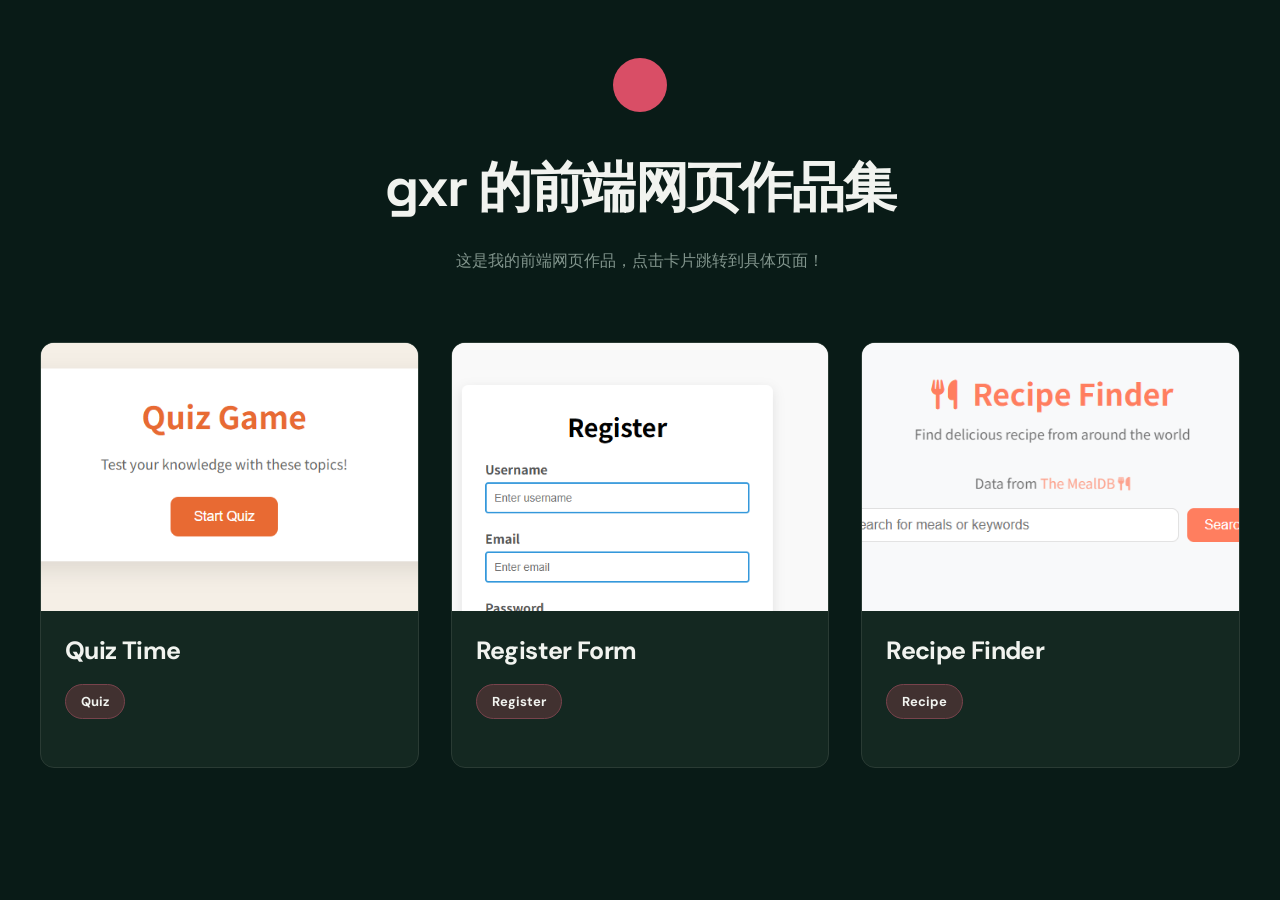
<file: index.html>
<!DOCTYPE html>
<html lang="zh-CN">
<head>
    <meta charset="UTF-8">
    <meta name="viewport" content="width=device-width, initial-scale=1.0">
    <title>gxr 的前端网页作品集</title>
    <link rel="preconnect" href="https://fonts.googleapis.com">
    <link rel="preconnect" href="https://fonts.gstatic.com" crossorigin>
    <link href="https://fonts.googleapis.com/css2?family=DM+Sans:wght@400;500;600;700&family=Space+Grotesk:wght@500;600;700&display=swap" rel="stylesheet">
    <link rel="stylesheet" href="style.css">
</head>
<body>
    <div class="container">
        <header>
            <h1>gxr 的前端网页作品集</h1>
            <p>这是我的前端网页作品，点击卡片跳转到具体页面！</p>
        </header>

        <main class="projects-grid" aria-label="网页作品">
            <a class="project-card" href="https://quiz-one-rho-13.vercel.app/" target="_blank" rel="noopener noreferrer">
                <div class="project-preview">
                    <img src="img/quiz.png" alt="Quiz Time 页面预览">
                </div>
                <div class="project-info">
                    <h2>Quiz Time</h2>
                    <span class="project-tag">Quiz</span>
                </div>
            </a>

            <a class="project-card" href="https://newform-psi.vercel.app/" target="_blank" rel="noopener noreferrer">
                <div class="project-preview">
                    <img src="img/register.png" alt="Register Form 页面预览">
                </div>
                <div class="project-info">
                    <h2>Register Form</h2>
                    <span class="project-tag">Register</span>
                </div>
            </a>

            <a class="project-card" href="https://recipe-finder-ashen-nu.vercel.app/" target="_blank" rel="noopener noreferrer">
                <div class="project-preview">
                    <img src="img/recipe.png" alt="Recipe Finder 页面预览">
                </div>
                <div class="project-info">
                    <h2>Recipe Finder</h2>
                    <span class="project-tag">Recipe</span>
                </div>
            </a>
        </main>
    </div>
</body>
</html>
</file>
<file: style.css>
:root{color-scheme:dark;--bg:#091b17;--card:#142821;--text:#f1f3ef;--muted:#82958d;--accent:#e6536b}
*{box-sizing:border-box}
body{margin:0;min-width:280px;min-height:100vh;background:var(--bg);color:var(--text);font-family:'DM Sans','Microsoft YaHei','PingFang SC',sans-serif;-webkit-font-smoothing:antialiased}
.container{width:min(100% - 80px,1368px);margin-inline:auto;padding:58px 0 82px}
header{text-align:center;margin-bottom:68px}
header::before{content:'';display:block;width:54px;height:54px;margin:0 auto 42px;border-radius:50%;background:#d94e66}
h1{margin:0;font-family:'Space Grotesk','Microsoft YaHei','PingFang SC',sans-serif;font-size:clamp(36px,4.2vw,80px);font-weight:700;line-height:1.25;letter-spacing:-.035em;text-wrap:balance}
header p{margin:26px 0 0;color:var(--muted);font-size:clamp(16px,1.2vw,22px);line-height:1.7;text-wrap:balance}
.projects-grid{display:grid;grid-template-columns:repeat(3,minmax(0,1fr));gap:32px}
.project-card{display:block;min-width:0;overflow:hidden;border:1px solid #2a3b34;border-radius:14px;background:var(--card);color:inherit;text-decoration:none;outline:2px solid transparent;outline-offset:4px;transition:transform .2s ease,background-color .2s ease,outline-color .2s ease}
.project-card:focus-visible{outline-color:var(--accent);background:#192f27}
.project-preview{height:268px;overflow:hidden;background:#f5f5f3}
.project-preview img{display:block;width:100%;height:100%;object-fit:cover;object-position:center top}
.project-info{min-height:156px;padding:24px}
h2{margin:0 0 16px;font-size:25px;font-weight:700;line-height:1.3;letter-spacing:-.025em}
.project-tag{display:inline-block;padding:7px 15px;border:1px solid #78434c;border-radius:999px;background:#413130;font-size:13px;font-weight:700;line-height:1.5}
@media(hover:hover){.project-card:hover{transform:translateY(-5px);outline-color:var(--accent);background:#192f27}}
@media(max-width:1000px){.container{width:min(100% - 48px,820px);padding-top:44px}header{margin-bottom:48px}header::before{width:42px;height:42px;margin-bottom:32px}.projects-grid{gap:22px;grid-template-columns:repeat(2,minmax(0,1fr))}.project-preview{height:240px}.project-info{min-height:140px}}
@media(max-width:600px){.container{width:calc(100% - 40px);max-width:440px;padding:32px 0 40px}header{margin-bottom:36px}header::before{width:34px;height:34px;margin-bottom:28px}h1{font-size:clamp(30px,8vw,44px)}header p{margin-top:18px;font-size:15px}.projects-grid{grid-template-columns:1fr;gap:24px}.project-preview{height:auto;aspect-ratio:1.61}.project-info{min-height:130px;padding:22px}h2{font-size:23px;margin-bottom:14px}}
@media(prefers-reduced-motion:reduce){.project-card{transition:none}}


/* Enlarge the supplied full-page screenshots to frame their main content. */
.project-card:nth-child(1) .project-preview img { object-position: center 47%; transform: scale(1.65); }
.project-card:nth-child(2) .project-preview img { transform: scale(1.65); transform-origin: center 8%; }
.project-card:nth-child(3) .project-preview img { transform: scale(1.8); transform-origin: center top; }
</file>
